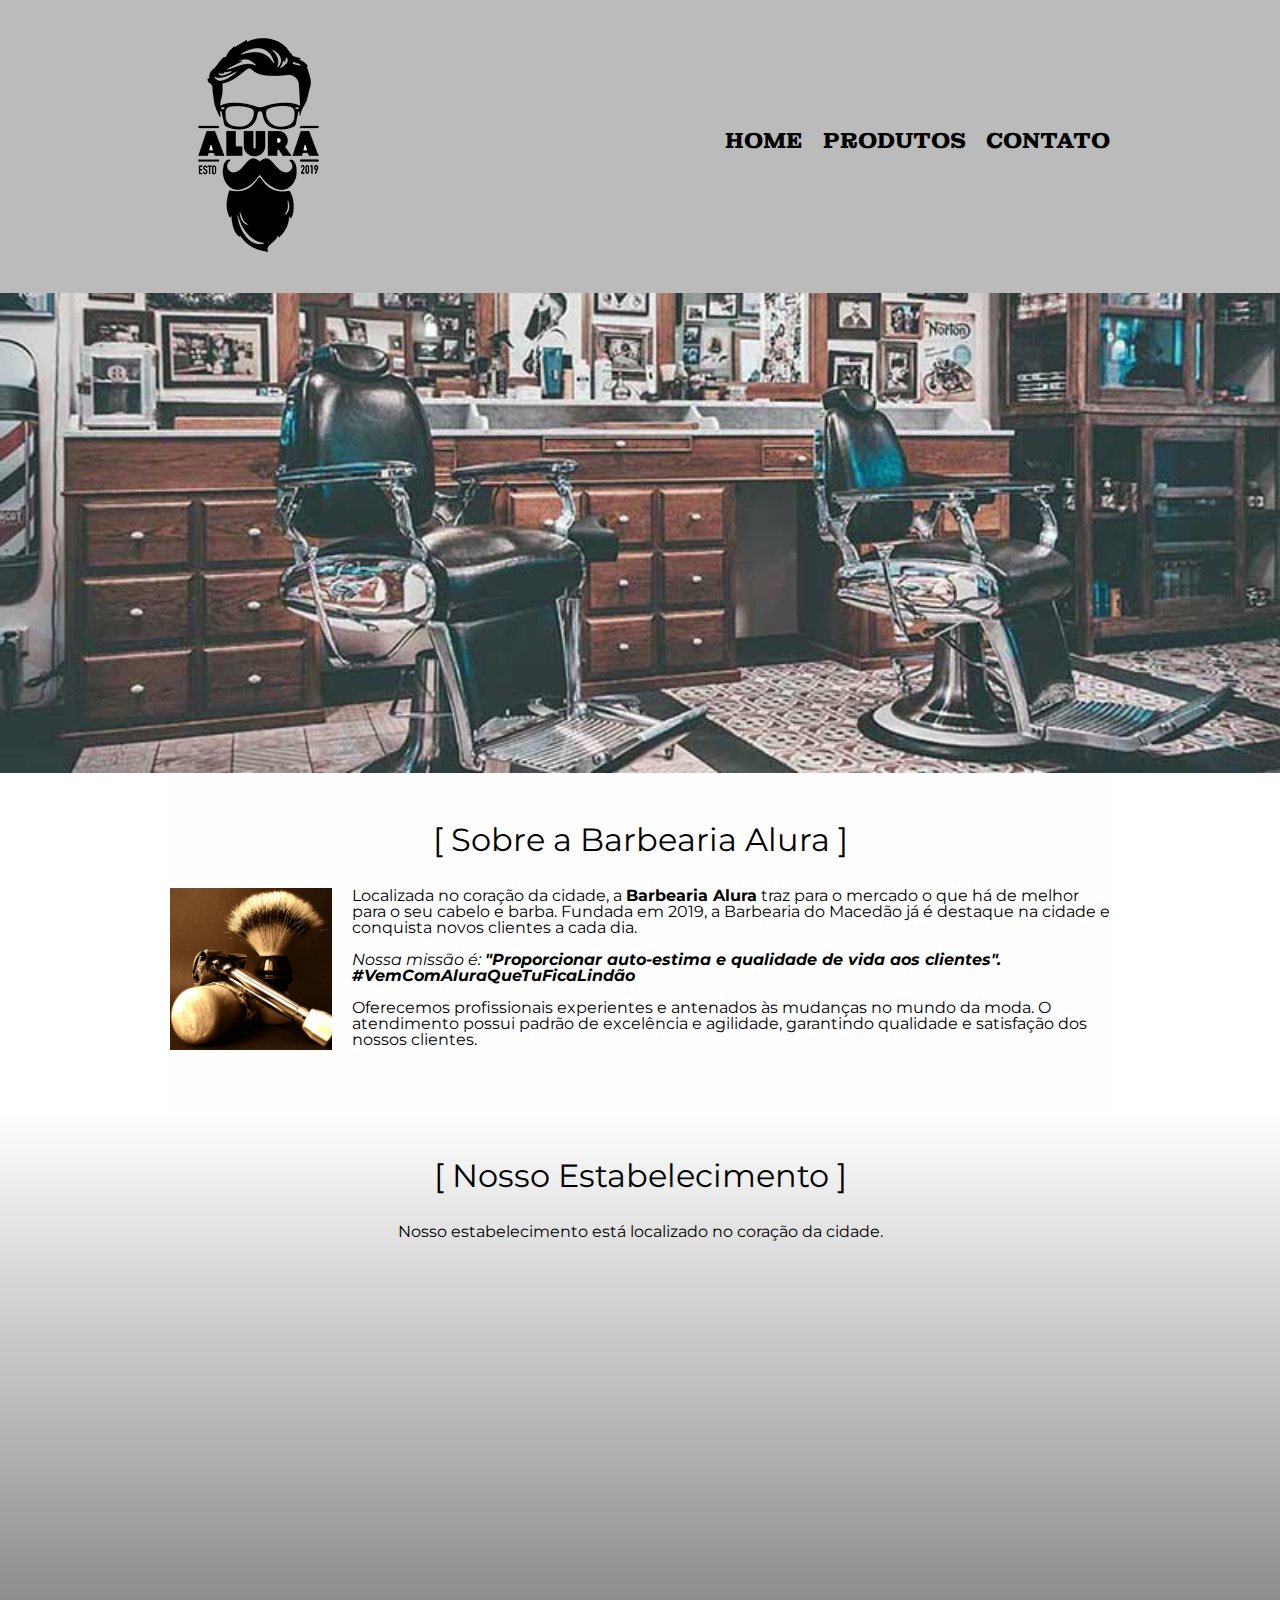
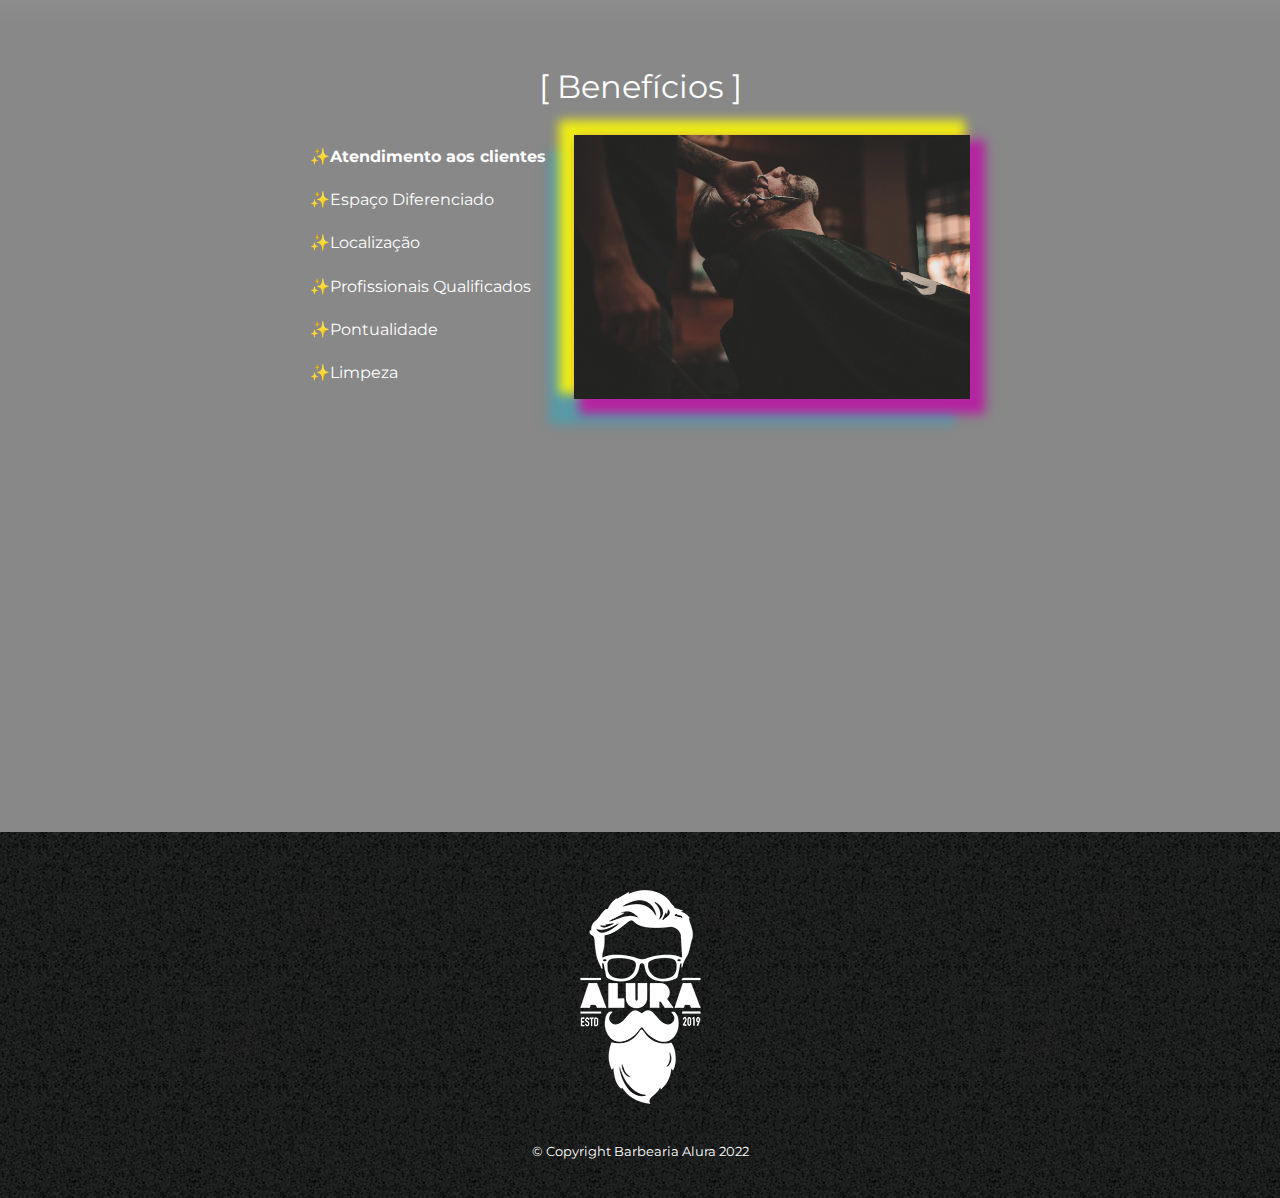
<file: HTML5 e CSS3/basico-ao-avancado-barbearialura/index.html>
<!DOCTYPE html>
<html lang="pt-br">
    <head>
        <meta charset="UTF-8">
        <meta name="viewport" content="width=device-width">
        <title>Home | Barbearia Alura</title>

        <link rel="stylesheet" href="reset.css">
        <link rel="stylesheet" href="style.css">
        <link rel="preconnect" href="https://fonts.googleapis.com">
        <link rel="preconnect" href="https://fonts.gstatic.com" crossorigin>
        <link href="https://fonts.googleapis.com/css2?family=Montserrat:wght@300;400&display=swap" 
        rel="stylesheet">


        <link href="https://fonts.googleapis.com/css2?family=Montagu+Slab:wght@200&display=swap" 
        rel="stylesheet">
    </head>

    <body>
        <header>
            <div class="caixa">
                <h1><img src="logo.png"></h1>

                <nav class="fonte-nova">
                    <ul>
                        <li><a href="index.html">Home</a></li>
                        <li><a href="produtos.html">Produtos</a></li>
                        <li><a href="contato.html">Contato</a></li>
                    </ul>
                </nav>
            </div>
        </header>

        <img class="banner" src="banner.jpg">

        <main>
            <section class="principal">
                <h2 class="titulo-principal">Sobre a Barbearia Alura</h2>

                <img class="utensilios" src="utensilios.jpg" alt="Utensilios de um barbeiro">

                <p>Localizada no coração da cidade, a <strong>Barbearia Alura</strong> 
                traz para o mercado o que há de melhor para o seu cabelo e barba. Fundada em 2019, 
                a Barbearia do Macedão já é destaque na cidade e conquista novos clientes a cada dia.</p>

                <p id="missao"><em>Nossa missão é: <strong>"Proporcionar auto-estima 
                e qualidade de vida aos clientes". #VemComAluraQueTuFicaLindão</strong></em></p>

                <p>Oferecemos profissionais experientes e antenados às mudanças no mundo da moda. 
                O atendimento possui padrão de excelência e agilidade, garantindo qualidade e satisfação dos nossos clientes.</p>
            </section>

            <section class="mapa">
                <h3 class="titulo-principal">Nosso Estabelecimento</h3>
                <p>Nosso estabelecimento está localizado no coração da cidade.</p>

                <div class="mapa-conteudo">
                    <iframe src="https://www.google.com/maps/embed?pb=!1m18!1m12!1m3!1d3656.4498404748
                    99!2d-46.63452058502855!3d-23.5881947846696!2m3!1f0!2f0!3f0!3m2!1i1024!2i768!4f13.
                    1!3m3!1m2!1s0x94ce5a2b2ed7f3a1%3A0xab35da2f5ca62674!2sCaelum%20-%20Escola%20de%20T
                    ecnologia!5e0!3m2!1spt-BR!2sbr!4v1644626414384!5m2!1spt-BR!2sbr" width="100%" 
                    height="300" style="border:0;" allowfullscreen="" loading="lazy"></iframe>
                </div>
            </section>

            <section class="beneficios">
                <h3 class="titulo-principal">Benefícios</h3>

                <div class="conteudo-beneficios">
                    <ul class="lista-beneficios">
                        <li class="itens">Atendimento aos clientes</li>
                        <li class="itens">Espaço Diferenciado</li>
                        <li class="itens">Localização </li>
                        <li class="itens">Profissionais Qualificados</li>
                        <li class="itens">Pontualidade </li>
                        <li class="itens">Limpeza </li>
                    </ul><img src="beneficios.jpg" class="imagem-beneficios">
                </div>
                

                <div class="video">
                    <iframe width="100%" height="315" src="https://www.youtube.com/embed/wcVVXUV0YUY" 
                    title="YouTube video player" frameborder="0" allow="accelerometer; autoplay; 
                    clipboard-write; encrypted-media; gyroscope; picture-in-picture" allowfullscreen>
                    </iframe>
                </div>
               
            </section>

        </main>
        
        <footer>
            <img src="logo-branco.png">
            <p class="mensagem-rodape">&copy; Copyright Barbearia Alura 2022</p>
        </footer>

    </body>
</html>
</file>
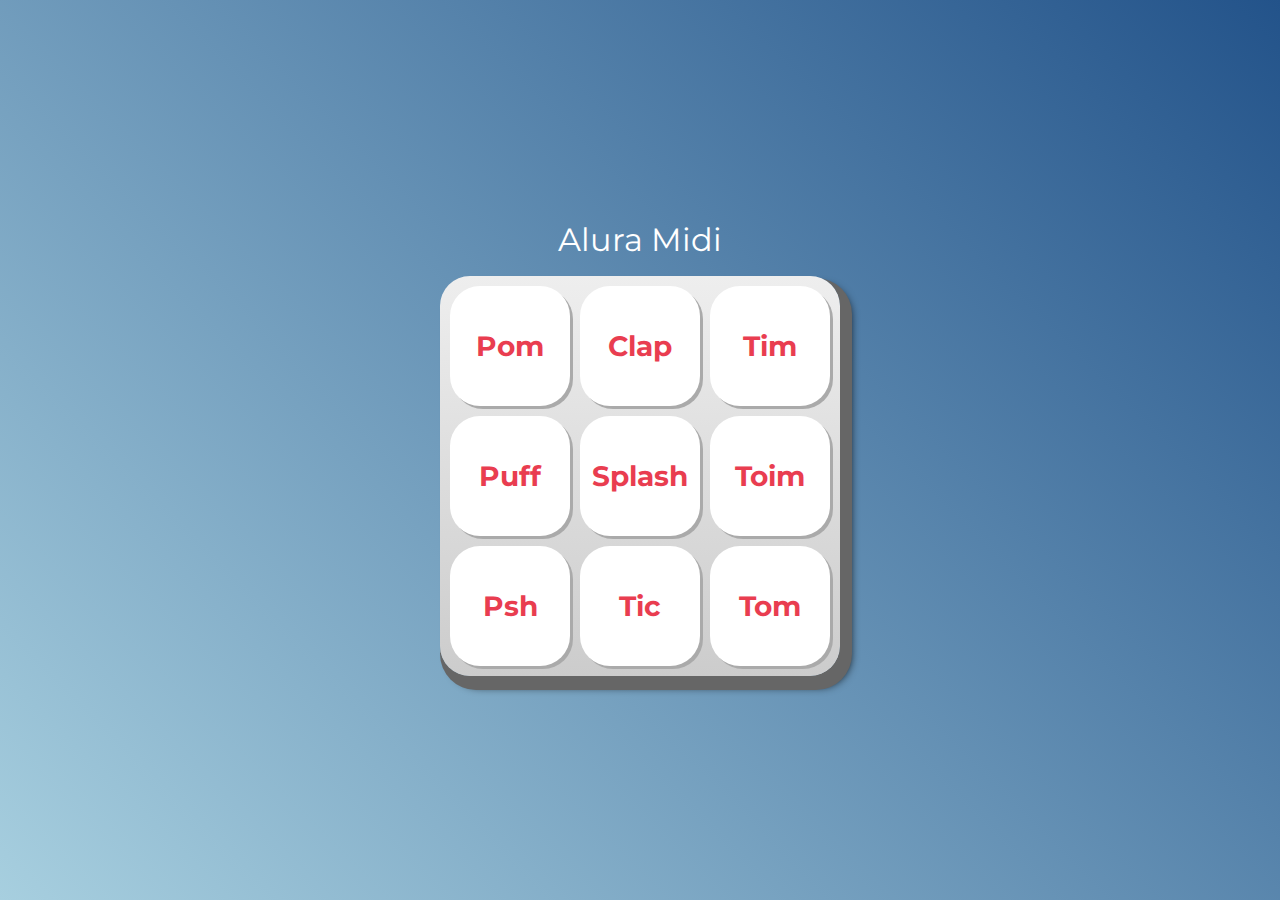
<file: JavaScript/aluramidi-curso/index.html>
<!DOCTYPE html>
<html lang="pt-BR">
<head>
    <meta charset="UTF-8">
    <meta http-equiv="X-UA-Compatible" content="IE=edge">
    <meta name="viewport" content="width=device-width, initial-scale=1.0">

    <title>Alura MIDI</title>

    <link rel="preconnect" href="https://fonts.googleapis.com">
    <link rel="preconnect" href="https://fonts.gstatic.com" crossorigin>
    <link href="https://fonts.googleapis.com/css2?family=Montserrat:wght@500;600&display=swap" rel="stylesheet">

    <link rel="icon" type="image/png" href="images/bateria.png">
    <link rel="stylesheet" href="css/reset.css">
    <link rel="stylesheet" href="css/estilos.css">

</head>
<body>

    <h1>Alura Midi</h1>

    <section class="teclado">
        <button class="tecla tecla_pom">Pom</button>
        <button class="tecla tecla_clap">Clap</button>
        <button class="tecla tecla_tim">Tim</button>

        <button class="tecla tecla_puff">Puff</button>
        <button class="tecla tecla_splash">Splash</button>
        <button class="tecla tecla_toim">Toim</button>

        <button class="tecla tecla_psh">Psh</button>
        <button class="tecla tecla_tic">Tic</button>
        <button class="tecla tecla_tom">Tom</button>
    </section>

    <audio src="sounds/keyq.wav" id="som_tecla_pom"></audio>
    <audio src="sounds/keyw.wav" id="som_tecla_clap"></audio>
    <audio src="sounds/keye.wav" id="som_tecla_tim"></audio>
    <audio src="sounds/keya.wav" id="som_tecla_puff"></audio>
    <audio src="sounds/keys.wav" id="som_tecla_splash"></audio>
    <audio src="sounds/keyd.wav" id="som_tecla_toim"></audio>
    <audio src="sounds/keyz.wav" id="som_tecla_psh"></audio>
    <audio src="sounds/keyx.wav" id="som_tecla_tic"></audio>
    <audio src="sounds/keyc.wav" id="som_tecla_tom"></audio>

    <script src="main.js"></script>
</body>
</html>
</file>
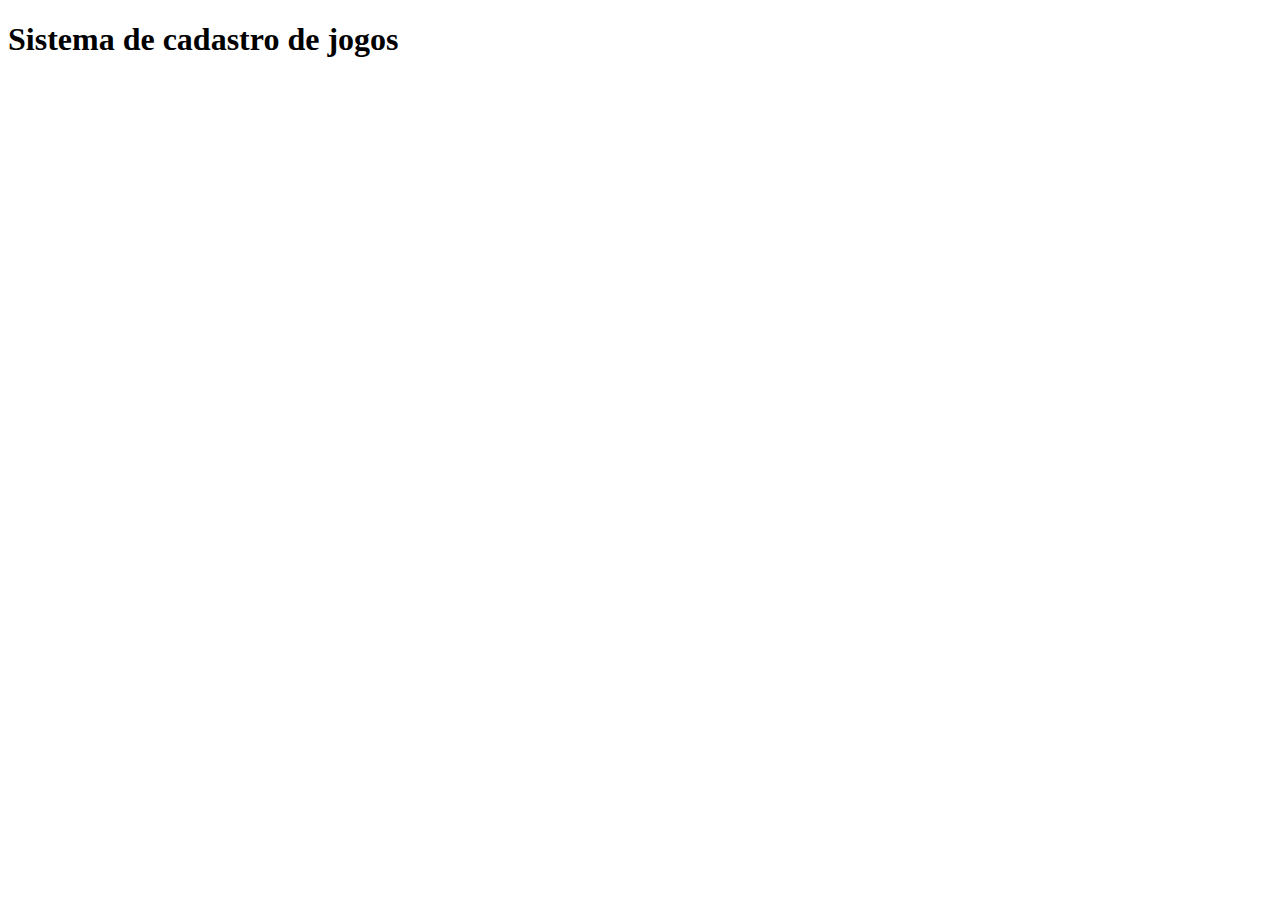
<file: Sistemas-de-versionamento/Git+GitHub/sistema-de-cadastro/index.html>
<!DOCTYPE html>
<html lang="pt-br">
<head>
    <meta charset="UTF-8">
    <meta http-equiv="X-UA-Compatible" content="IE=edge">
    <meta name="viewport" content="width=device-width, initial-scale=1.0">
    <title>Meus jogos</title>
</head>
<body>
    <h1>Sistema de cadastro de jogos</h1>
    <script src="app.js"></script>
</body>
</html>
</file>
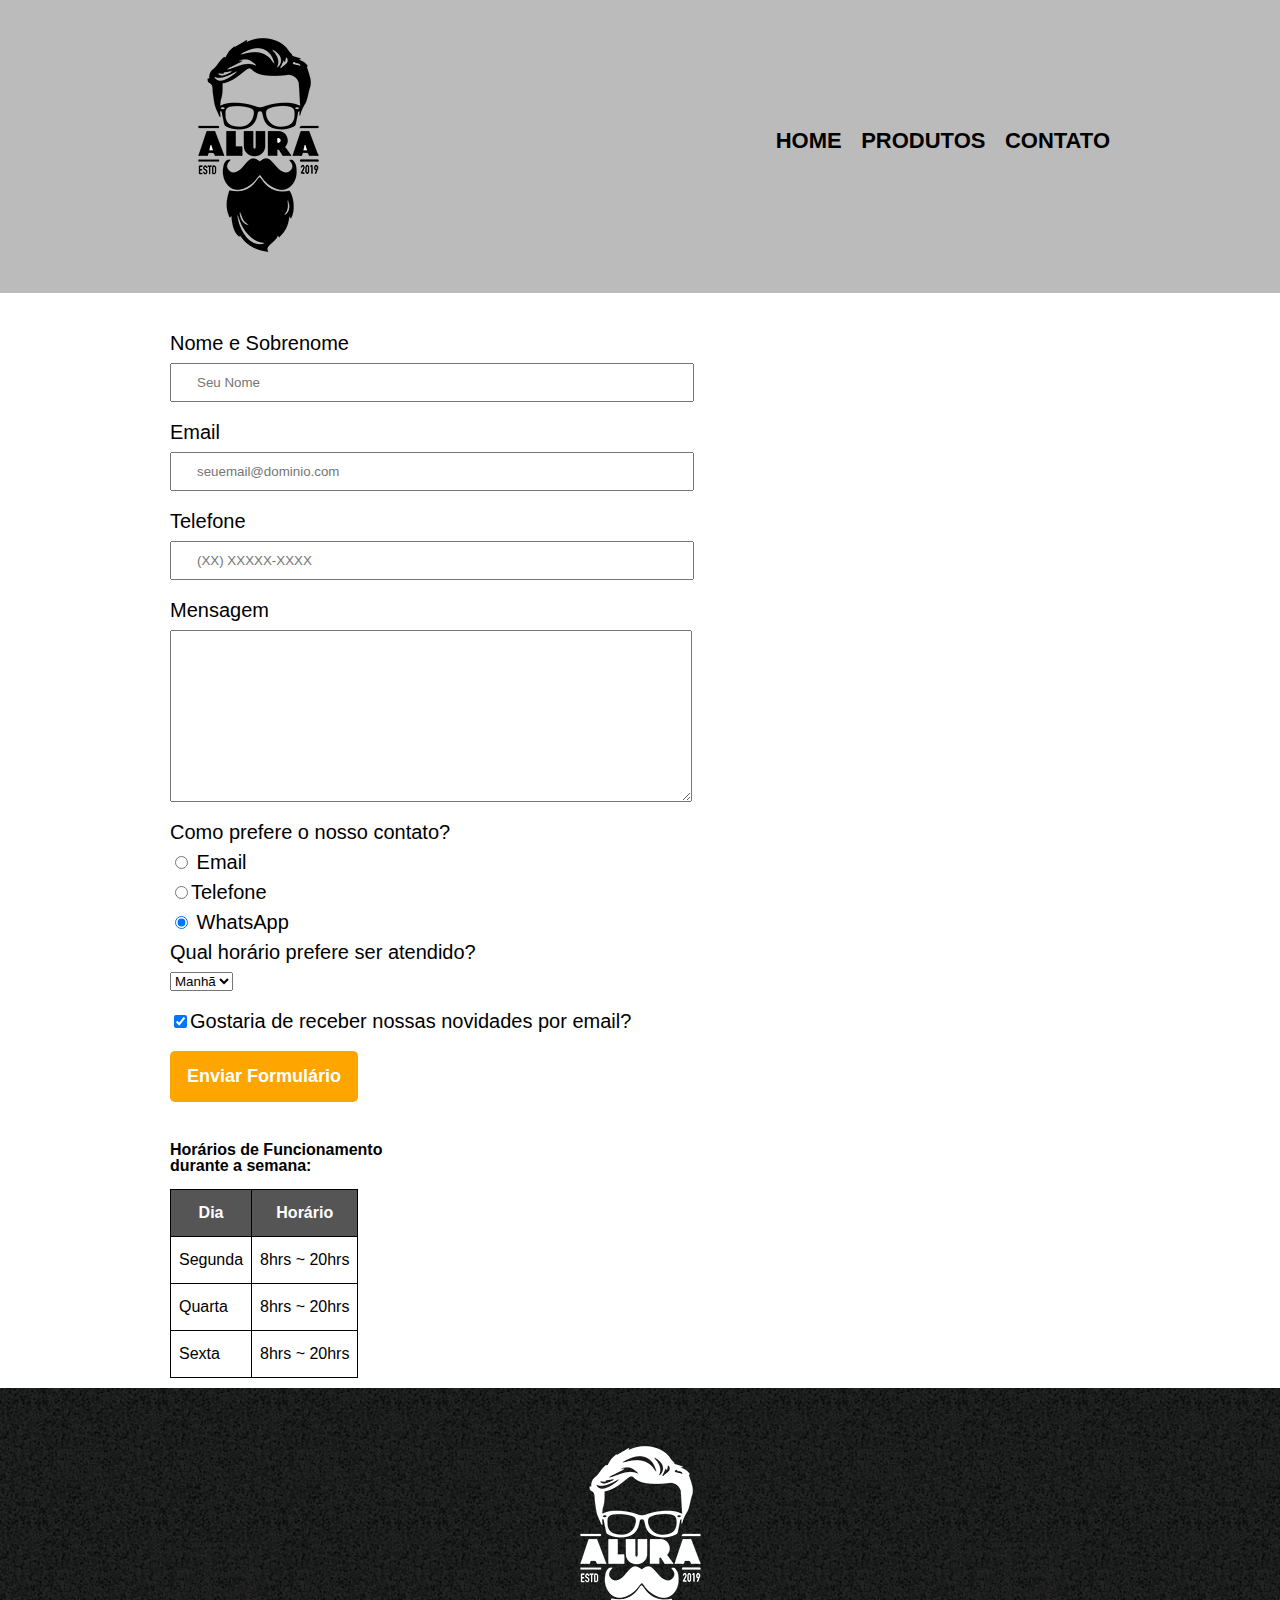
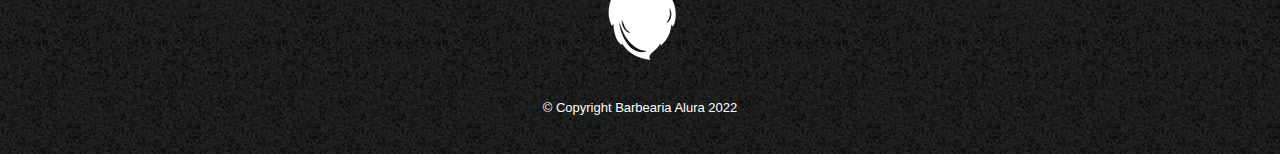
<file: HTML5 e CSS3/basico-ao-avancado-barbearialura/contato.html>
<!DOCTYPE html>
<html lang="pt-br">
    <head>
        <meta charset="UTF-8">
        <meta name="viewport" content="width=device-width">
        <title>Contato | Barbearia Alura</title>

        <link rel="stylesheet" href="reset.css">
        <link rel="stylesheet" href="style.css">
        <link rel="stylesheet" href="contato.css">
    </head>

    <body>
        <header>
            <div class="caixa">
                <h1><img src="logo.png" alt="Logo da Barbearia Alura"></h1>

                <nav>
                    <ul>
                        <li><a href="index.html">Home</a></li>
                        <li><a href="produtos.html">Produtos</a></li>
                        <li><a href="contato.html">Contato</a></li>
                    </ul>
                </nav>
            </div>
        </header>

        <main class="contato-meio">
            <form>
                <label for="nomesobrenome">Nome e Sobrenome</label>
                <input type="text" id="nomesobrenome" class="input-padrao" required
                placeholder="Seu Nome">

                <label for="email">Email</label>
                <input type="email" id="email" class="input-padrao" required 
                placeholder="seuemail@dominio.com">

                <label for="telefone">Telefone</label>
                <input type="tel" id="telefone" class="input-padrao" required
                placeholder="(XX) XXXXX-XXXX">

                <label for="mensagem">Mensagem</label>
                <textarea cols="80" rows="10" id="mensagem" class="input-padrao" required></textarea>

                <fieldset>

                    <legend>Como prefere o nosso contato?</legend>
                    <label for="radio-email"><input type="radio" name="contato" value="email"
                    id="radio-email"> Email</label>
                    

                    <label for="radio-telefone"><input type="radio" name="contato" value="telefone"
                    id="radio-telefone">Telefone</label>

                    <label for="radio-whatsapp"><input type="radio" name="contato" value="whatsapp"
                    id="radio-whatsapp" checked> WhatsApp</label>
                    

                </fieldset>

                <fieldset>
                    <p class="horario-atendimento">Qual horário prefere ser atendido?</p>
                    <select>
                        <option>Manhã</option>
                        <option>Tarde</option>
                        <option>Noite</option>
                    </select>
                </fieldset>
                

                <label class="checkbox"><input type="checkbox" checked>Gostaria de receber nossas novidades por email?</label>

                <input type="submit" value="Enviar Formulário" class="enviar">
            </form>

            
            <table>
                <p class="texto-tabela">Horários de Funcionamento<br>durante a semana:</p>
                <thead>
                    <tr>
                        <th>Dia</th>
                        <th>Horário</th>
                    </tr>
                </thead>

                <tbody>
                    <tr>
                        <td>Segunda</td>
                        <td>8hrs ~ 20hrs</td>
                    </tr>
                    <tr>
                        <td>Quarta</td>
                        <td>8hrs ~ 20hrs</td>
                    </tr>
                    <tr>
                        <td>Sexta</td>
                        <td>8hrs ~ 20hrs</td>
                    </tr>

                </tbody>
                
            </table>
        </main>

        <footer>
            <img src="logo-branco.png" alt="Logo da Barbearia Alura">
            <p class="mensagem-rodape">&copy; Copyright Barbearia Alura 2022</p>
        </footer>
    </body>
</html>
</file>
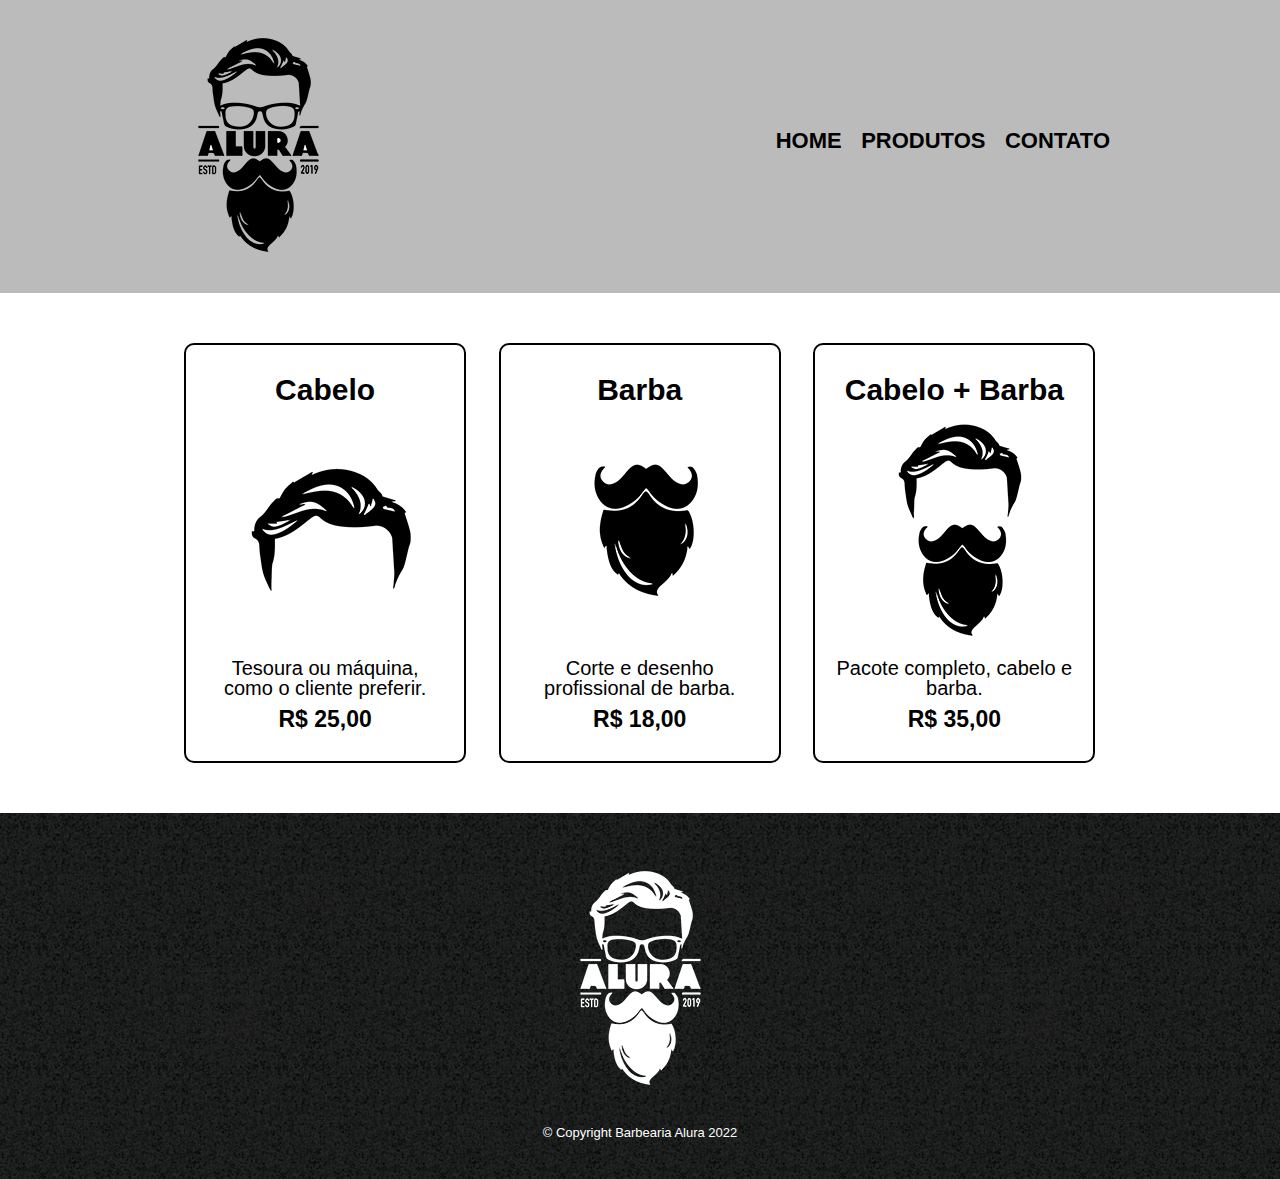
<file: HTML5 e CSS3/basico-ao-avancado-barbearialura/produtos.html>
<!DOCTYPE html>
<html lang="pt-br">
    <head>
        <meta charset="UTF-8">
        <meta name="viewport" content="width=device-width">
        <title>Produtos | Barbearia Alura</title>

        <link rel="stylesheet" href="reset.css">
        <link rel="stylesheet" href="style.css">
        <link rel="stylesheet" href="produtos.css">
    </head>

    <body>
        <header>
            <div class="caixa">
                <h1 class="logo-produtos"><img src="logo.png"></h1>

                <nav>
                    <ul>
                        <li><a href="index.html">Home</a></li>
                        <li><a href="produtos.html">Produtos</a></li>
                        <li><a href="contato.html">Contato</a></li>
                    </ul>
                </nav>
            </div>
        </header>

        <main>
            <ul class="produtos">
                <li>
                    <h2>Cabelo</h2>
                    <img src="cabelo.jpg">
                    <p class="produto-descricao">Tesoura ou máquina, como o cliente preferir.</p>
                    <p class="produto-preco">R$ 25,00</p>
                </li>
                <li>
                    <h2>Barba</h2>
                    <img src="barba.jpg">
                    <p class="produto-descricao">Corte e desenho profissional de barba.</p>
                    <p class="produto-preco">R$ 18,00</p>
                </li>
                <li>
                    <h2>Cabelo + Barba</h2>
                    <img src="cabelo+barba.jpg">
                    <p class="produto-descricao">Pacote completo, cabelo e barba.</p>
                    <p class="produto-preco">R$ 35,00</p>
                </li>
            </ul>
        </main>
    </body>

    <footer>
        <img src="logo-branco.png">
        <p class="mensagem-rodape">&copy; Copyright Barbearia Alura 2022</p>
    </footer>
</html>
</file>
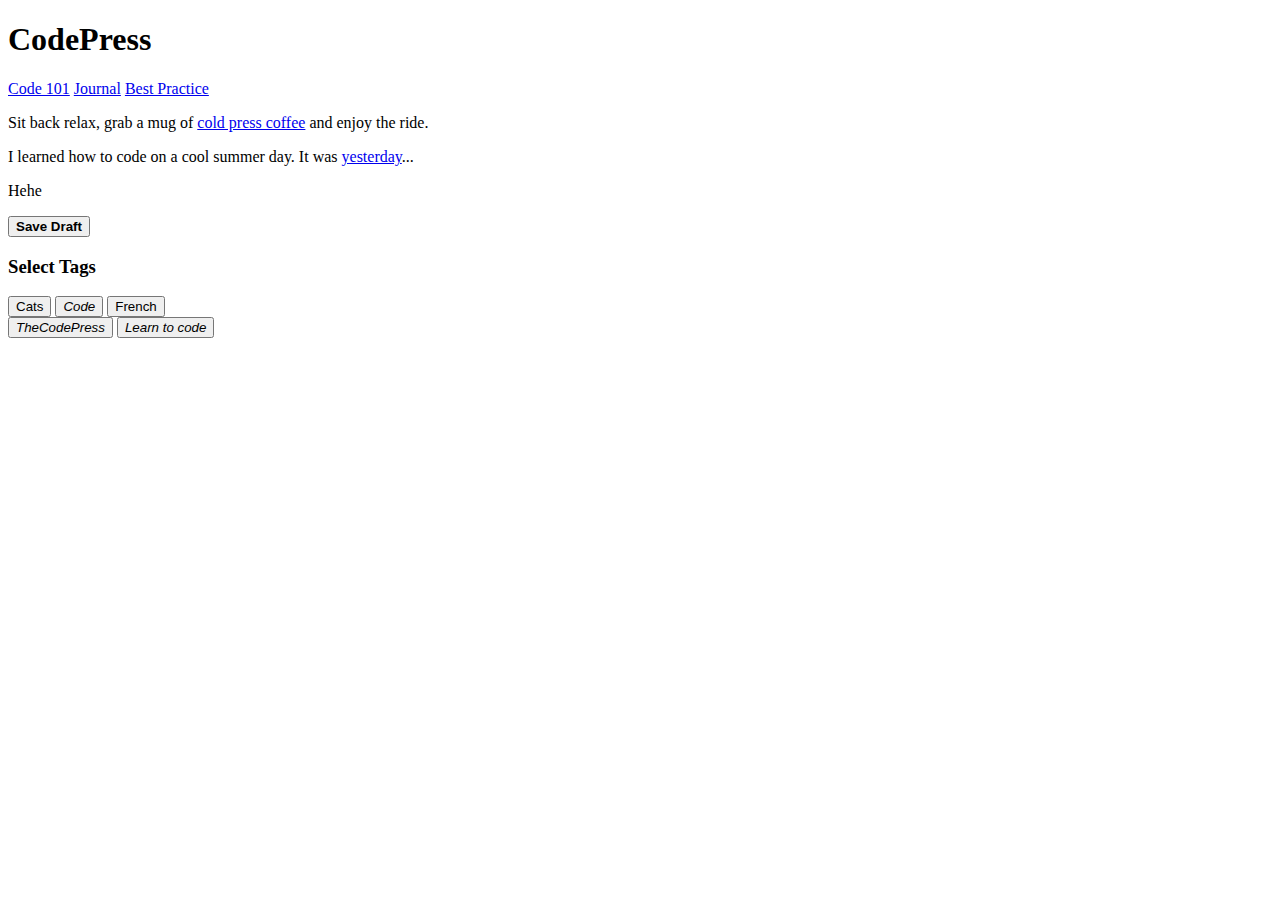
<file: HTML5 e CSS3/html-mimo/Basico/pagina-de-publicacao-de-postagem-do-blog.html>
<!doctype html>
<html>
 <body>
  <h1>CodePress</h1>
  <a href="https://en.wikipedia.org/wiki/code">Code 101</a>
  <a href="https://getmimo.com/r/websites/journal.com">Journal</a>
  <a href="https://en.wikipedia.org/wiki/best_coding_practices">Best Practice</a>
  
  <p>Sit back relax, grab a mug of <a href="https://mimo.app/i/coffee.png">cold press coffee</a> and enjoy the ride.</p>
  
  <p>I learned how to code on a cool summer day. It was <a href="youtube.com/watch?v=fCV9oqtwyVA">yesterday</a>...</p>

<p>Hehe</p>
  
  <button><strong>Save Draft</strong></button>

  <h3>Select Tags</h3>
  <button>Cats</button>
  <button><em>Code</em></button>
  <button>French</button>
  <br>
  <button><em>TheCodePress</em></button>
  <button><em>Learn to code</em></button>
 </body>
</html>
</file>
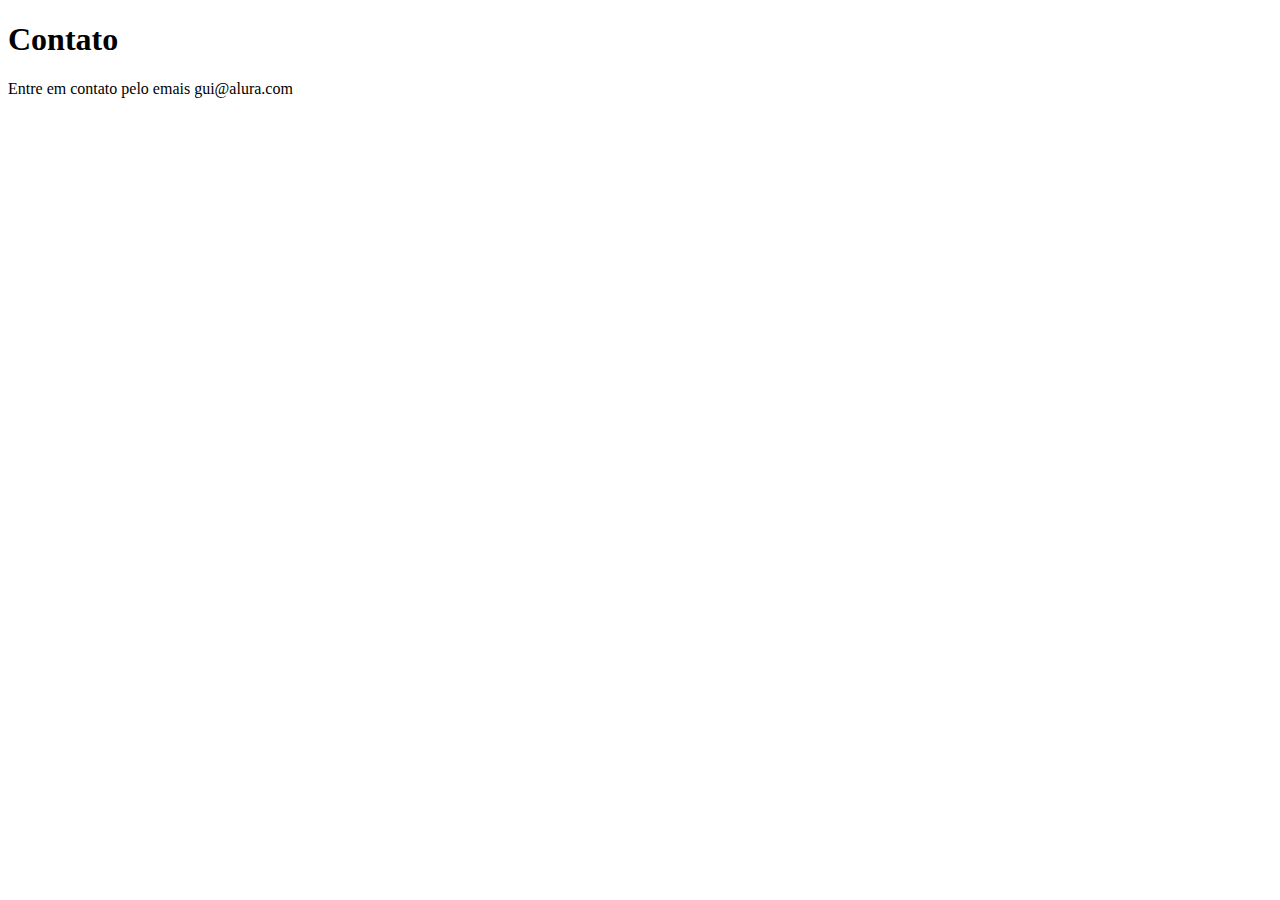
<file: Sistemas-de-versionamento/Git+GitHub/sistema-de-cadastro/contato.html>
<!DOCTYPE html>
<html lang="pt-br">
<head>
    <meta charset="UTF-8">
    <meta http-equiv="X-UA-Compatible" content="IE=edge">
    <meta name="viewport" content="width=device-width, initial-scale=1.0">
    <title>Contato</title>
</head>
<body>
    <h1>Contato</h1>
    <p>Entre em contato pelo emais gui@alura.com</p>
</body>
</html>
</file>
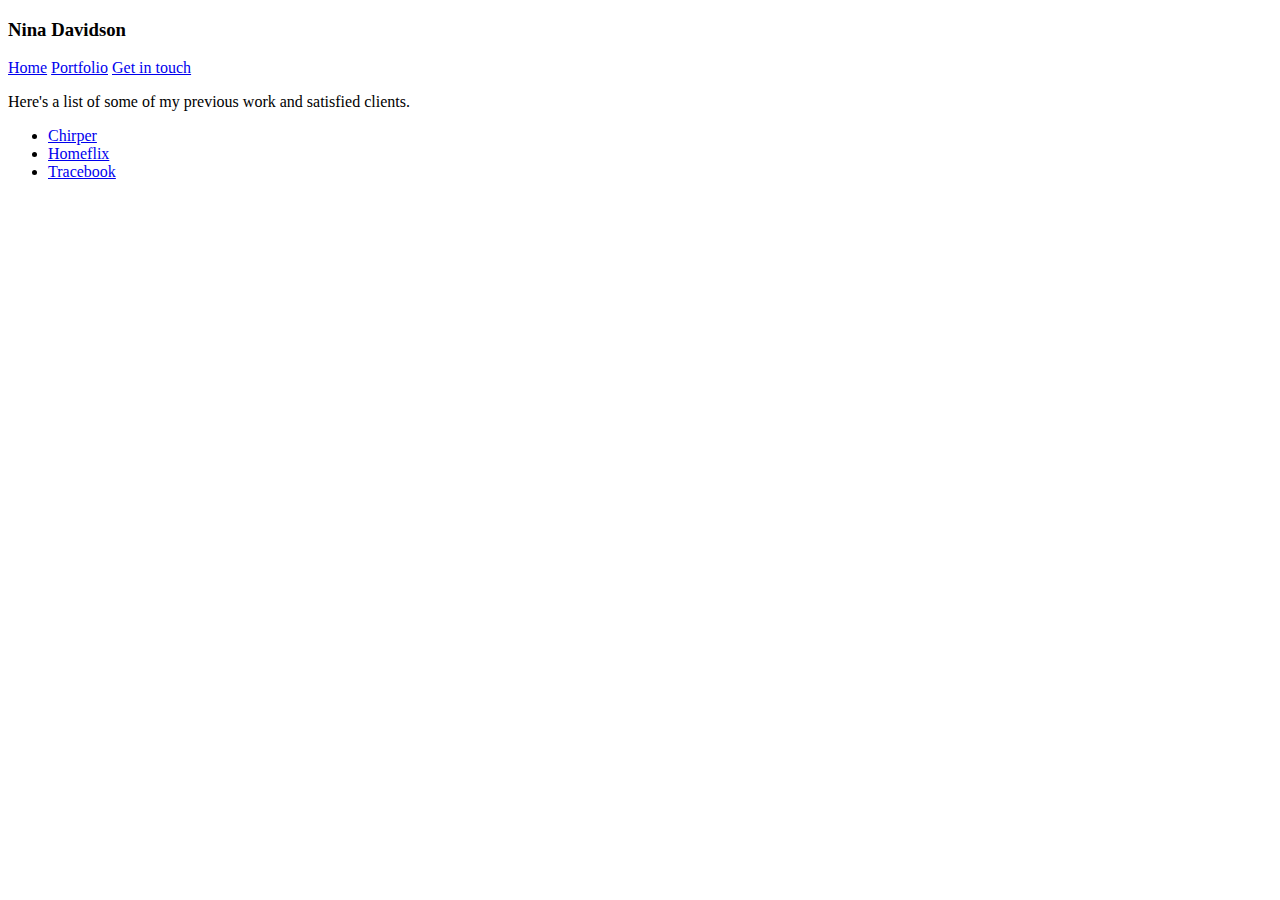
<file: HTML5 e CSS3/html-mimo/Intermediario/site-do-portfolio/portfolio.html>
<!doctype html>
<html>
 <body>
  <div>
   <h3>Nina Davidson</h3>
	  <a href="/index.html">Home</a>
	  <a href="/portfolio.html">Portfolio</a>
   <a href="/contact.html">Get in touch</a>
  </div>
  
  <div>
   <p>Here's a list of some of my previous work and satisfied clients.</p>
   <ul>
    <li>
     <a href="/404.html">Chirper</a>
    </li>
    <li>
     <a href="/404.html">Homeflix</a>
    </li>
    <li>
     <a href="/404.html">Tracebook</a>
    </li>
   </ul>
  </div>
 </body>
</html>
</file>
<file: HTML5 e CSS3/basico-ao-avancado-barbearialura/style.css>
body {
    font-family: 'Montserrat', sans-serif;
}

.fonte-nova {
    font-family: 'Montagu Slab', serif;
}

header {
    background: #BBBBBB;
    padding: 20px 0;
}

.contato-meio {
    width: 940px;
    margin: 0 auto;
}

.caixa {
    position: relative;
    width: 940px;
    margin: 0 auto;
}

nav {
    position: absolute;
    top: 110px;
    right: 0;
}

nav li {
    display: inline;
    margin: 0 0 0 15px;
}

nav a {
    text-transform: uppercase;
    color: #000000;
    font-weight: bold;
    font-size: 22px;
    text-decoration: none;
}

nav a:hover {
    color: #C78C19;
    text-decoration: underline;
}

.produtos {
    width: 940px;
    margin: 0 auto;
    padding: 50px 0;
}

.produtos li {
    display: inline-block;
    text-align: center;
    width: 30%;
    vertical-align: top;
    margin: 0 1.5%;
    padding: 30px 20px;
    box-sizing: border-box;
    border: 2px solid #000000;
    border-radius: 10px;
}

.produtos li:hover {
    border-color: #C78C19;
}

.produtos li:active {
    border-color: #088C19;
}

.produtos li:hover h2 {
    font-size: 34px;
}

.produtos h2 {
    font-size: 30px;
    font-weight: bold;
}

.produto-descricao {
    font-size: 20px;
}

.produto-preco {
    font-size: 23px;
    font-weight: bold;
    margin-top: 10px;
}

footer {
    text-align: center;
    background: url("bg.jpg");
    padding: 40px 0;
}

.mensagem-rodape {
    color: #ffffff;
    font-size: 13px;
    margin-top: 20px;
}

form {
    margin: 40px 0;
}

form label, form legend, .horario-atendimento {
    display: block;
    font-size: 20px;
    margin: 0 0 10px;
}

.input-padrao {
    display: block;
    margin: 0 0 20px;
    padding: 10px 25px;
    width: 50%;
}

.checkbox {
    margin: 20px 0;
}

.enviar {
    width: 20%;
    padding: 15px 0;
    background: orange;
    color: #ffffff;
    font-weight: bold;
    font-size: 18px;
    border: none;
    border-radius: 5px;
    transition: 1s all;
    cursor: pointer;
}

.enviar:hover {
    background: darkorange;
    transform: scale(1.1);
}

.texto-tabela {
    display: inline;
    text-align: left;
    font-size: 16px;
    font-weight: bold;
}

table {
    margin: 15px 0 10px;
}

thead {
    background: #555555;
    color: white;
    font-weight: bold;
}

td, th{
    border: 1px solid #000000;
    padding: 15px 8px;
}
/*css da página inicial (finalmente  primeiro comentário)*/
.banner {
    width: 100%;
}

.titulo-principal {
    text-align: center;
    font-size: 2em;
    margin: 0 0 1em;
    clear: left;
}

.titulo-principal:before {
    content: "[ ";
}

.titulo-principal:after {
    content: " ]";
}

.principal {
    padding: 3em 0;
    background: #FEFEFE;
    width: 940px;
    margin: 0 auto;
}

.principal p {
    margin: 0 0 1em;
}

.principal strong {
    font-weight: bold;
}

.principal em {
    font-style: italic;
}

.utensilios {
    width: calc(20% - ((26px * 4) /4));
    /* ou (20% - (96px / 4)) */
    float: left;
    margin: 0 20px 20px 0;
}

.mapa {
    padding: 3em 0;
    background: linear-gradient(#FEFEFE, #888888);
}

.mapa-conteudo {
    width: 940px;
    margin: 0 auto;
}

.mapa p {
    margin: 0 0 2em;
    text-align: center;
}

.beneficios {
    color: #ffffff;
    padding: 3em 0;
    background: #888888;
    /*box-shadow: inset 0 0 30px #c0a21c;*/
}

.conteudo-beneficios {
    width: 660px;
    margin: 0 auto;
}

.itens {
    line-height: 2.7;
}

/* firts-child para primeiro elemento*/
.itens:nth-child(1) {
    font-weight: bold;
}

.itens:before {
    content: "✨";
}

.lista-beneficios {
    width: 40%;
    display: inline-block;
    vertical-align: top;
}

.imagem-beneficios {
    width: 60%;
    opacity: 0.85;
    transition: 1.8s;
    /*box-shadow: 10px 10px 30px 20px #bd14a6, ... */
    box-shadow: 10px 10px 10px 5px #bd14a6, -10px -10px 10px 5px yellow, -20px 20px 10px 5px rgba(23, 181, 209, 0.5);
}

.imagem-beneficios:hover {
    opacity: 1; 
}

.video {
    width: 560px;
    margin: 2em auto;
    opacity: 0.7;
}

/* 
Seletores Avançados:

main > p {
    background: red;
}

img + p {
    background: blue;
}

img ~ p {
    background: yellow;
}

.principal p:not(#missao) {
    background: orange;
}
*/

@media screen and (max-width: 480px) {
    .caixa, .principal, .conteudo-beneficios, .mapa-conteudo, .video {
        width: auto;
    }
    h1 {
        text-align: center;
    }

    nav {
        position: static;
    }

    .lista-beneficios, .imagem-beneficios {
        width: 100%;
    }
}
</file>
<file: JavaScript/aluramidi-curso/css/estilos.css>
:root {
  --cinza: #aaa;
  --vermelha: #e93d50;
  --vermelha-escura: #af303f;
  --branca: #fff;
  --luz: rgb(229, 255, 0);
}

body {
  align-items: center;
  background: linear-gradient(45deg, #a7cfdf 0%,#23538a 100%);
  display: flex;
  justify-content: center;
  flex-direction: column;
  font-family: 'Montserrat', sans-serif;
  min-height: 100vh;
}

h1 {
  color: var(--branca);
  margin-bottom: 20px;
  font-size: 2rem;
}

.teclado {
  background: linear-gradient(to bottom, #eeeeee 0%,#cccccc 100%);
  box-shadow: 6px 8px 0 6px #666, 10px 10px 10px #000;
  border-radius: 30px;
  display: grid;
  gap: 10px;
  grid-template-columns: repeat(3, 1fr);
  padding: 10px;
}

.tecla {
  background-color: var(--branca);
  border-radius: 30px;
  box-shadow: 3px 3px 0 var(--cinza);
  color: var(--vermelha);
  cursor: pointer;
  height: 120px;
  font-size: 1.75em;
  font-weight: bold;
  line-height: 120px;
  text-align: center;
  width: 120px;
}

.tecla.ativa,
.tecla:active {
  background-color: var(--vermelha);
  border: 4px solid  var(--vermelha);
  box-shadow: 3px 3px 0 var(--vermelha-escura) inset;
  color: var(--branca);
  outline: none;
}

.tecla.focus,
.tecla:focus {
  outline: none;
  box-shadow: 1px 1px 10px var(--luz);
}

.tecla.active:focus,
.tecla:active:focus {
  box-shadow: 3px 3px 0 var(--vermelha-escura) inset, 1px 1px 10px var(--luz);
}
</file>
<file: HTML5 e CSS3/basico-ao-avancado-barbearialura/contato.css>
@media screen and (max-width: 480px) {
    .caixa, .contato-meio, .contato-meio, .enviar {
        width: auto;
        text-align: center;
    }

    nav {
        position: static;
    }
}
</file>
<file: HTML5 e CSS3/basico-ao-avancado-barbearialura/produtos.css>
@media screen and (max-width: 480px) {
    .caixa, .produtos{
        width: auto;
        text-align: center;
    }

    nav {
        position: static;
    }

    .produtos li{
        display: inline-table;
        margin: 20px;
    }
}
</file>
